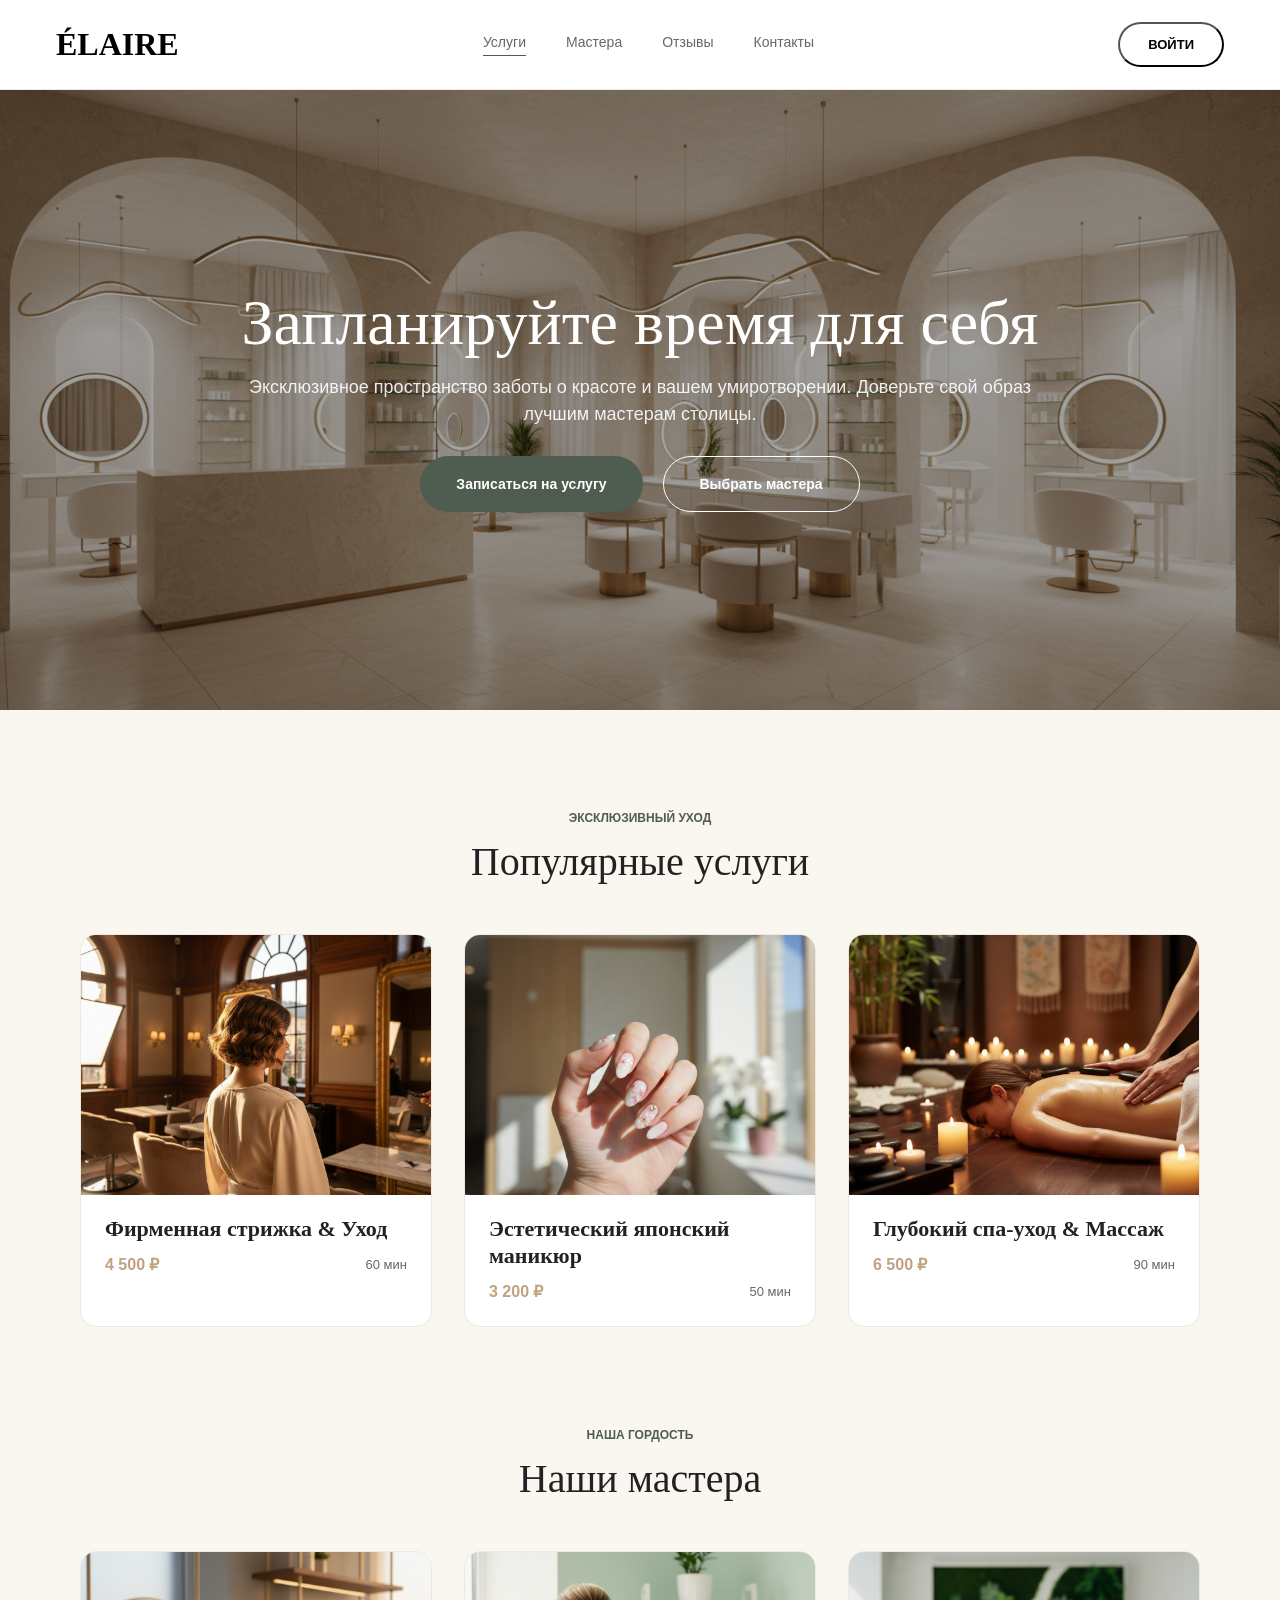
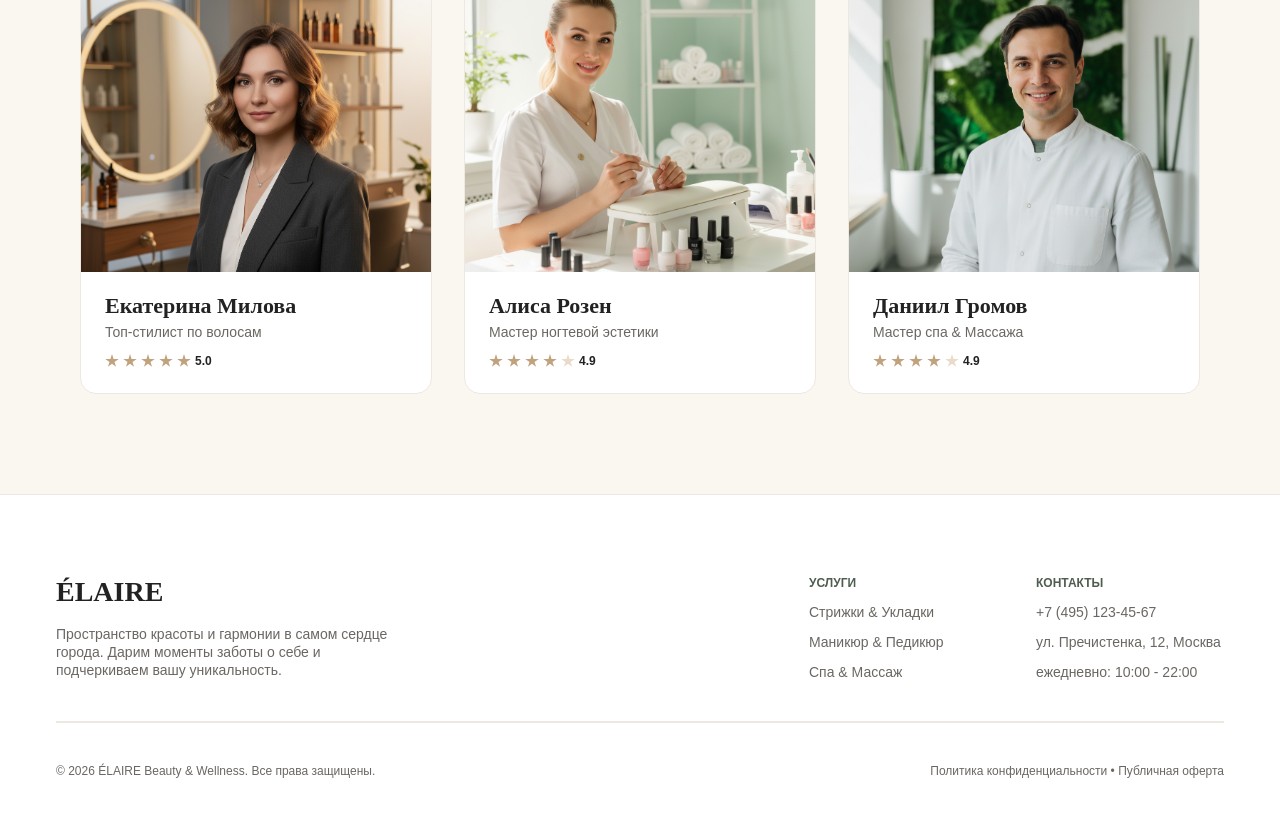
<file: frontend-1-complete/index.html>
<!DOCTYPE html>
<html lang="ru">
  <head>
    <meta charset="UTF-8" />
    <link rel="icon" type="image/svg+xml" href="/favicon.svg" />
    <meta name="viewport" content="width=device-width, initial-scale=1.0" />
    <title>ÉLAIRE — Салон услуг</title>
    <link rel="stylesheet" href="home.css" />
  </head>
  <body>
    <div class="page">
      <!-- header -->
      <header class="header">
        <div class="logo">
          <span class="logo-text">ÉLAIRE</span>
        </div>
        <nav class="nav-links">
          <div class="nav-item active"><a href="#">Услуги</a></div>
          <div class="nav-item"><a href="#">Мастера</a></div>
          <div class="nav-item"><a href="#">Отзывы</a></div>
          <div class="nav-item"><a href="#">Контакты</a></div>
        </nav>
        <button class="login-button"><span>Войти</span></button>
      </header>

      <!-- hero -->
      <section class="hero">
        <div class="hero-text-container">
          <h1 class="hero-title">Запланируйте время для себя</h1>
          <p class="hero-desc">
            Эксклюзивное пространство заботы о красоте и вашем умиротворении.
            Доверьте свой образ лучшим мастерам столицы.
          </p>
        </div>
        <div class="hero-ctas">
          <button
            class="cta-service"
            onclick="window.location.href='services.html'"
          >
            Записаться на услугу
          </button>
          <button class="cta-master">Выбрать мастера</button>
        </div>
      </section>

      <!-- popular services -->
      <section class="popular-services">
        <div class="section-header">
          <span class="section-tag">Эксклюзивный уход</span>
          <h2 class="section-title">Популярные услуги</h2>
        </div>
        <div class="services-grid">
          <article class="service-card">
            <div
              class="service-card-image"
              style="background-image: url('images/service-haircut.png')"
            ></div>
            <div class="service-card-body">
              <h3 class="service-card-title">Фирменная стрижка &amp; Уход</h3>
              <div class="service-card-meta">
                <span class="price">4 500 ₽</span>
                <span class="duration">60 мин</span>
              </div>
            </div>
          </article>
          <article class="service-card">
            <div
              class="service-card-image"
              style="background-image: url('images/service-manicure.png')"
            ></div>
            <div class="service-card-body">
              <h3 class="service-card-title">Эстетический японский маникюр</h3>
              <div class="service-card-meta">
                <span class="price">3 200 ₽</span>
                <span class="duration">50 мин</span>
              </div>
            </div>
          </article>
          <article class="service-card">
            <div
              class="service-card-image"
              style="background-image: url('images/service-spa.png')"
            ></div>
            <div class="service-card-body">
              <h3 class="service-card-title">Глубокий спа-уход &amp; Массаж</h3>
              <div class="service-card-meta">
                <span class="price">6 500 ₽</span>
                <span class="duration">90 мин</span>
              </div>
            </div>
          </article>
        </div>
      </section>

      <!-- our masters -->
      <section class="our-masters">
        <div class="section-header">
          <span class="section-tag">Наша гордость</span>
          <h2 class="section-title">Наши мастера</h2>
        </div>
        <div class="masters-grid">
          <article class="master-card">
            <div
              class="master-card-image"
              style="background-image: url('images/master-ekaterina.png')"
            ></div>
            <div class="master-card-body">
              <div class="master-info">
                <h3 class="master-name">Екатерина Милова</h3>
                <span class="master-role">Топ-стилист по волосам</span>
              </div>
              <div class="stars">
                <span class="star"></span>
                <span class="star"></span>
                <span class="star"></span>
                <span class="star"></span>
                <span class="star"></span>
                <span class="rating">5.0</span>
              </div>
            </div>
          </article>
          <article class="master-card">
            <div
              class="master-card-image"
              style="background-image: url('images/master-alisa.png')"
            ></div>
            <div class="master-card-body">
              <div class="master-info">
                <h3 class="master-name">Алиса Розен</h3>
                <span class="master-role">Мастер ногтевой эстетики</span>
              </div>
              <div class="stars">
                <span class="star"></span>
                <span class="star"></span>
                <span class="star"></span>
                <span class="star"></span>
                <span class="star star-empty"></span>
                <span class="rating">4.9</span>
              </div>
            </div>
          </article>
          <article class="master-card">
            <div
              class="master-card-image"
              style="background-image: url('images/master-daniil.png')"
            ></div>
            <div class="master-card-body">
              <div class="master-info">
                <h3 class="master-name">Даниил Громов</h3>
                <span class="master-role">Мастер спа &amp; Массажа</span>
              </div>
              <div class="stars">
                <span class="star"></span>
                <span class="star"></span>
                <span class="star"></span>
                <span class="star"></span>
                <span class="star star-empty"></span>
                <span class="rating">4.9</span>
              </div>
            </div>
          </article>
        </div>
      </section>

      <!-- footer -->
      <footer class="footer">
        <div class="footer-top">
          <div class="footer-brand">
            <span class="brand-name">ÉLAIRE</span>
            <span class="brand-desc"
              >Пространство красоты и гармонии в самом сердце города. Дарим
              моменты заботы о себе и подчеркиваем вашу уникальность.</span
            >
          </div>
          <div class="footer-links-row">
            <div class="links-col" style="width: 147px">
              <span class="col-title">Услуги</span>
              <a href="#">Стрижки &amp; Укладки</a>
              <a href="#">Маникюр &amp; Педикюр</a>
              <a href="#">Спа &amp; Массаж</a>
            </div>
            <div class="links-col" style="width: 188px">
              <span class="col-title">Контакты</span>
              <a href="#">+7 (495) 123-45-67</a>
              <a href="#">ул. Пречистенка, 12, Москва</a>
              <a href="#">ежедневно: 10:00 - 22:00</a>
            </div>
          </div>
        </div>
        <div class="footer-line"></div>
        <div class="footer-bottom">
          <span class="copy"
            >© 2026 ÉLAIRE Beauty &amp; Wellness. Все права защищены.</span
          >
          <span class="legal"
            >Политика конфиденциальности • Публичная оферта</span
          >
        </div>
      </footer>
    </div>
  </body>
</html>
</file>
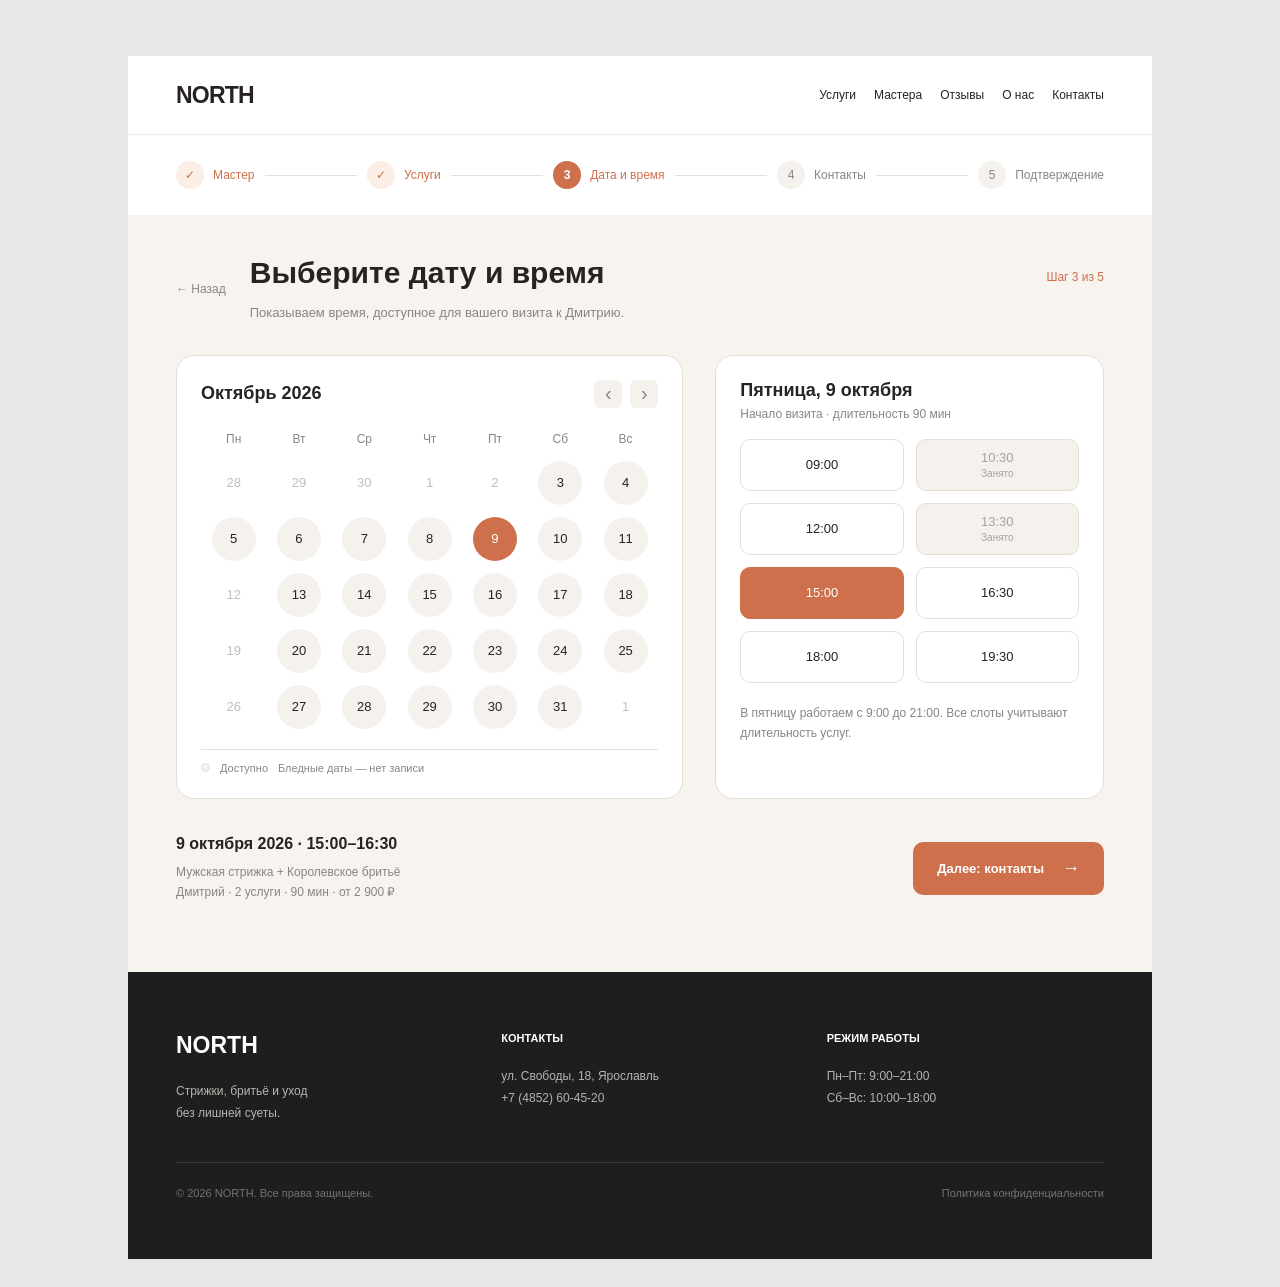
<file: frontend-1-practice/index.html>
<!DOCTYPE html>
<html lang="ru">
<head>
  <meta charset="UTF-8">
  <meta name="viewport" content="width=device-width, initial-scale=1.0">
  <title>NORTH — Выбор даты и времени</title>
  <link rel="stylesheet" href="styles.css">
</head>
<body>
  <div class="page">

    <!-- Шапка -->
    <header class="header">
      <div class="header-top">
        <a class="logo" href="#">NORTH</a>

        <nav class="navigation" aria-label="Навигация">
          <a class="nav-link" href="#">Услуги</a>
          <a class="nav-link" href="#">Мастера</a>
          <a class="nav-link" href="#">Отзывы</a>
          <a class="nav-link" href="#">О нас</a>
          <a class="nav-link" href="#">Контакты</a>
        </nav>
      </div>

      <!-- Этапы записи -->
      <nav class="steps" aria-label="Этапы записи">
        <div class="step step-done">
          <span class="step-number">✓</span>
          <span class="step-label">Мастер</span>
        </div>
        <span class="step-line"></span>

        <div class="step step-done">
          <span class="step-number">✓</span>
          <span class="step-label">Услуги</span>
        </div>
        <span class="step-line"></span>

        <div class="step step-current" aria-current="step">
          <span class="step-number">3</span>
          <span class="step-label">Дата и время</span>
        </div>
        <span class="step-line"></span>

        <div class="step">
          <span class="step-number">4</span>
          <span class="step-label">Контакты</span>
        </div>
        <span class="step-line"></span>

        <div class="step">
          <span class="step-number">5</span>
          <span class="step-label">Подтверждение</span>
        </div>
      </nav>
    </header>

    <main class="main">
      <div class="container">

        <!-- Заголовок -->
        <section class="page-heading">
          <a class="back-link" href="#">← Назад</a>

          <div class="heading-content">
            <h1 class="page-title">Выберите дату и время</h1>
            <p class="page-description">
              Показываем время, доступное для вашего визита к Дмитрию.
            </p>
          </div>

          <span class="step-indicator">Шаг 3 из 5</span>
        </section>

        <!-- Календарь и время -->
        <section class="booking-section" aria-label="Выбор даты и времени">

          <!-- Календарь -->
          <div class="calendar-card">
            <div class="calendar-header">
              <h2 class="calendar-title">Октябрь 2026</h2>

              <div class="calendar-controls">
                <button class="calendar-arrow" type="button"
                        aria-label="Предыдущий месяц">‹</button>
                <button class="calendar-arrow" type="button"
                        aria-label="Следующий месяц">›</button>
              </div>
            </div>

            <div class="calendar-weekdays">
              <span class="weekday">Пн</span>
              <span class="weekday">Вт</span>
              <span class="weekday">Ср</span>
              <span class="weekday">Чт</span>
              <span class="weekday">Пт</span>
              <span class="weekday">Сб</span>
              <span class="weekday">Вс</span>
            </div>

            <div class="calendar-days">
              <span class="calendar-day day-muted">28</span>
              <span class="calendar-day day-muted">29</span>
              <span class="calendar-day day-muted">30</span>
              <span class="calendar-day day-muted">1</span>
              <span class="calendar-day day-muted">2</span>

              <button class="calendar-day" type="button">3</button>
              <button class="calendar-day" type="button">4</button>
              <button class="calendar-day" type="button">5</button>
              <button class="calendar-day" type="button">6</button>
              <button class="calendar-day" type="button">7</button>
              <button class="calendar-day" type="button">8</button>
              <button class="calendar-day day-selected" type="button"
                      aria-pressed="true">9</button>
              <button class="calendar-day" type="button">10</button>
              <button class="calendar-day" type="button">11</button>

              <span class="calendar-day day-muted">12</span>
              <button class="calendar-day" type="button">13</button>
              <button class="calendar-day" type="button">14</button>
              <button class="calendar-day" type="button">15</button>
              <button class="calendar-day" type="button">16</button>
              <button class="calendar-day" type="button">17</button>
              <button class="calendar-day" type="button">18</button>
              <span class="calendar-day day-muted">19</span>
              <button class="calendar-day" type="button">20</button>
              <button class="calendar-day" type="button">21</button>
              <button class="calendar-day" type="button">22</button>
              <button class="calendar-day" type="button">23</button>
              <button class="calendar-day" type="button">24</button>
              <button class="calendar-day" type="button">25</button>
              <span class="calendar-day day-muted">26</span>
              <button class="calendar-day" type="button">27</button>
              <button class="calendar-day" type="button">28</button>
              <button class="calendar-day" type="button">29</button>
              <button class="calendar-day" type="button">30</button>
              <button class="calendar-day" type="button">31</button>
              <span class="calendar-day day-muted">1</span>
            </div>

            <div class="calendar-legend">
              <span class="legend-dot"></span>
              <span class="legend-label">Доступно</span>
              <span class="legend-label">Бледные даты — нет записи</span>
            </div>
          </div>

          <!-- Время -->
          <div class="time-card">
            <div class="time-header">
              <h2 class="time-title">Пятница, 9 октября</h2>
              <p class="time-description">
                Начало визита · длительность 90 мин
              </p>
            </div>

            <div class="time-slots">
              <button class="time-slot" type="button">09:00</button>

              <button class="time-slot slot-busy" type="button" disabled>
                10:30
                <span class="slot-status">Занято</span>
              </button>

              <button class="time-slot" type="button">12:00</button>

              <button class="time-slot slot-busy" type="button" disabled>
                13:30
                <span class="slot-status">Занято</span>
              </button>

              <button class="time-slot slot-selected" type="button"
                      aria-pressed="true">15:00</button>
              <button class="time-slot" type="button">16:30</button>
              <button class="time-slot" type="button">18:00</button>
              <button class="time-slot" type="button">19:30</button>
            </div>

            <p class="time-note">
              В пятницу работаем с 9:00 до 21:00.
              Все слоты учитывают длительность услуг.
            </p>
          </div>
        </section>

        <!-- Итог записи -->
        <section class="booking-summary" aria-label="Итог записи">
          <div class="summary-info">
            <h2 class="summary-title">9 октября 2026 · 15:00–16:30</h2>
            <p class="summary-service">
              Мужская стрижка + Королевское бритьё
            </p>
            <p class="summary-details">
              Дмитрий · 2 услуги · 90 мин · от 2 900 ₽
            </p>
          </div>

          <a class="next-button" href="#">
            Далее: контакты
            <span class="next-arrow">→</span>
          </a>
        </section>

      </div>
    </main>

    <!-- Подвал -->
    <footer class="footer">
      <div class="footer-container">

        <div class="footer-columns">
          <div class="footer-brand">
            <h2 class="footer-logo">NORTH</h2>
            <p class="footer-description">
              Стрижки, бритьё и уход<br>
              без лишней суеты.
            </p>
          </div>

          <div class="footer-contacts">
            <h3 class="footer-heading">КОНТАКТЫ</h3>
            <p class="footer-text">
              ул. Свободы, 18, Ярославль
            </p>
            <p class="footer-text">
              +7 (4852) 60-45-20
            </p>
          </div>

          <div class="footer-hours">
            <h3 class="footer-heading">РЕЖИМ РАБОТЫ</h3>
            <p class="footer-text">Пн–Пт: 9:00–21:00</p>
            <p class="footer-text">Сб–Вс: 10:00–18:00</p>
          </div>
        </div>

        <div class="footer-bottom">
          <p class="copyright">
            © 2026 NORTH. Все права защищены.
          </p>
          <a class="privacy-link" href="#">
            Политика конфиденциальности
          </a>
        </div>

      </div>
    </footer>

  </div>
</body>
</html>
</file>
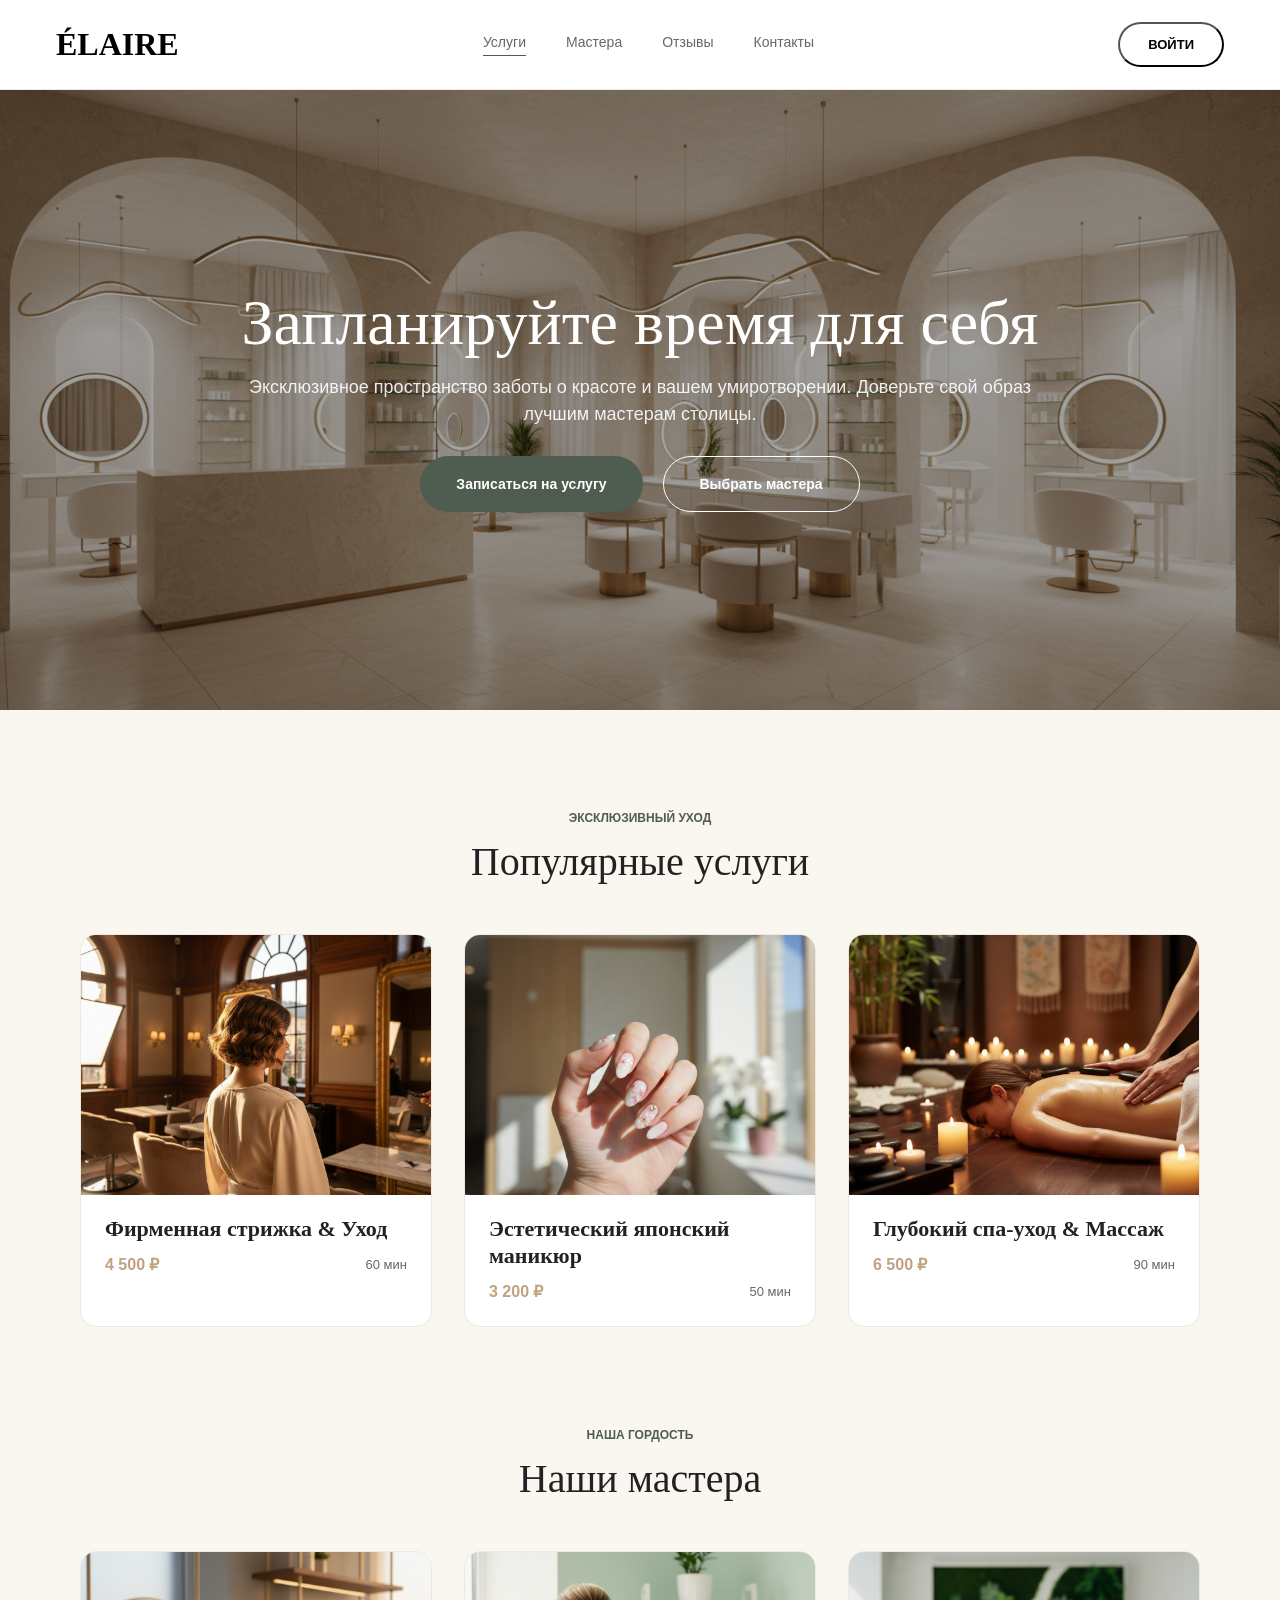
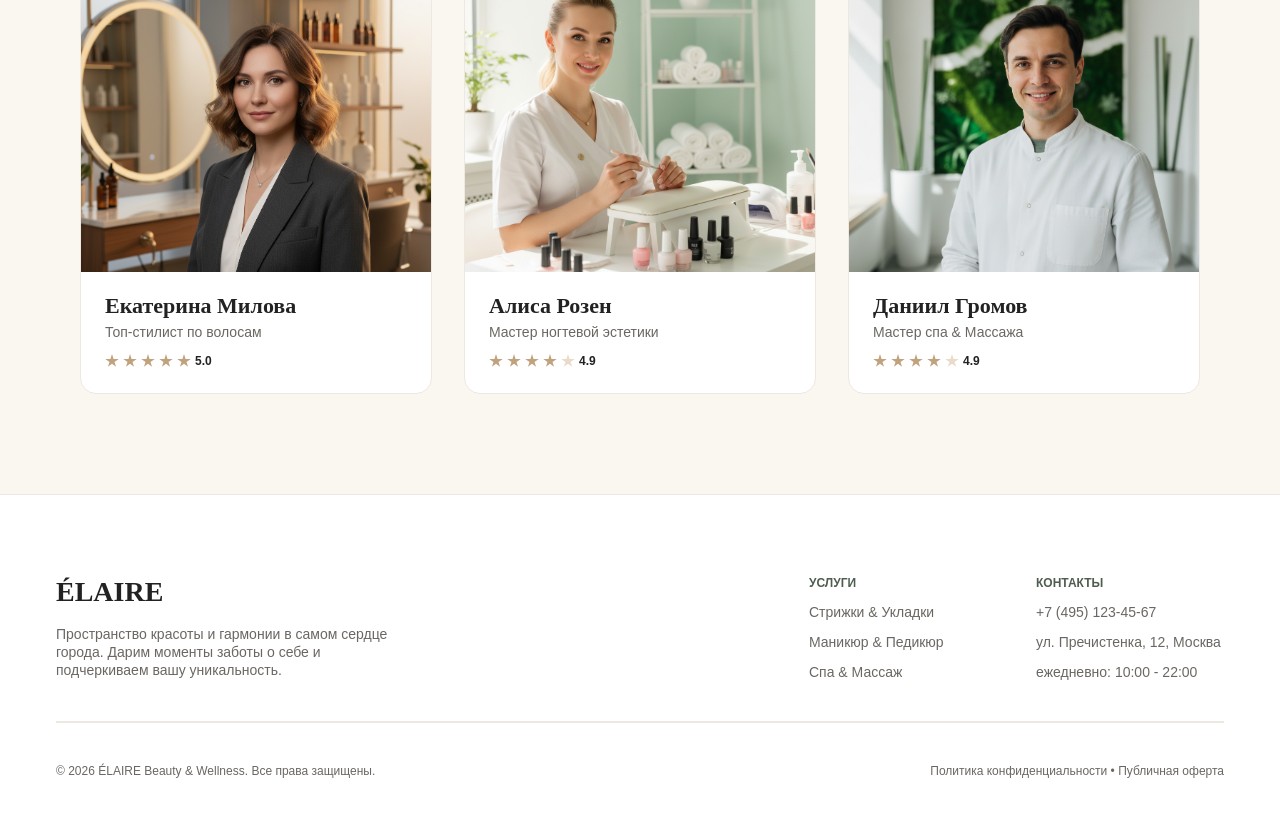
<file: frontend-2-complete/index.html>
<!DOCTYPE html>
<html lang="ru">
  <head>
    <meta charset="UTF-8" />
    <link rel="icon" type="image/svg+xml" href="/favicon.svg" />
    <meta name="viewport" content="width=device-width, initial-scale=1.0" />
    <title>ÉLAIRE — Салон услуг</title>
    <link rel="stylesheet" href="home.css" />
  </head>
  <body>
    <div class="page">
      <!-- header -->
      <header class="header">
        <div class="logo">
          <span class="logo-text">ÉLAIRE</span>
        </div>
        <nav class="nav-links">
          <div class="nav-item active"><a href="#">Услуги</a></div>
          <div class="nav-item"><a href="#">Мастера</a></div>
          <div class="nav-item"><a href="#">Отзывы</a></div>
          <div class="nav-item"><a href="#">Контакты</a></div>
        </nav>
        <button class="login-button"><span>Войти</span></button>
      </header>

      <!-- hero -->
      <section class="hero">
        <div class="hero-text-container">
          <h1 class="hero-title">Запланируйте время для себя</h1>
          <p class="hero-desc">
            Эксклюзивное пространство заботы о красоте и вашем умиротворении.
            Доверьте свой образ лучшим мастерам столицы.
          </p>
        </div>
        <div class="hero-ctas">
          <button class="cta-service">Записаться на услугу</button>
          <button class="cta-master">Выбрать мастера</button>
        </div>
      </section>

      <!-- popular services -->
      <section class="popular-services">
        <div class="section-header">
          <span class="section-tag">Эксклюзивный уход</span>
          <h2 class="section-title">Популярные услуги</h2>
        </div>
        <div class="services-grid">
          <article class="service-card">
            <div
              class="service-card-image"
              style="background-image: url('images/service-haircut.png')"
            ></div>
            <div class="service-card-body">
              <h3 class="service-card-title">Фирменная стрижка &amp; Уход</h3>
              <div class="service-card-meta">
                <span class="price">4 500 ₽</span>
                <span class="duration">60 мин</span>
              </div>
            </div>
          </article>
          <article class="service-card">
            <div
              class="service-card-image"
              style="background-image: url('images/service-manicure.png')"
            ></div>
            <div class="service-card-body">
              <h3 class="service-card-title">Эстетический японский маникюр</h3>
              <div class="service-card-meta">
                <span class="price">3 200 ₽</span>
                <span class="duration">50 мин</span>
              </div>
            </div>
          </article>
          <article class="service-card">
            <div
              class="service-card-image"
              style="background-image: url('images/service-spa.png')"
            ></div>
            <div class="service-card-body">
              <h3 class="service-card-title">Глубокий спа-уход &amp; Массаж</h3>
              <div class="service-card-meta">
                <span class="price">6 500 ₽</span>
                <span class="duration">90 мин</span>
              </div>
            </div>
          </article>
        </div>
      </section>

      <!-- our masters -->
      <section class="our-masters">
        <div class="section-header">
          <span class="section-tag">Наша гордость</span>
          <h2 class="section-title">Наши мастера</h2>
        </div>
        <div class="masters-grid">
          <article class="master-card">
            <div
              class="master-card-image"
              style="background-image: url('images/master-ekaterina.png')"
            ></div>
            <div class="master-card-body">
              <div class="master-info">
                <h3 class="master-name">Екатерина Милова</h3>
                <span class="master-role">Топ-стилист по волосам</span>
              </div>
              <div class="stars">
                <span class="star"></span>
                <span class="star"></span>
                <span class="star"></span>
                <span class="star"></span>
                <span class="star"></span>
                <span class="rating">5.0</span>
              </div>
            </div>
          </article>
          <article class="master-card">
            <div
              class="master-card-image"
              style="background-image: url('images/master-alisa.png')"
            ></div>
            <div class="master-card-body">
              <div class="master-info">
                <h3 class="master-name">Алиса Розен</h3>
                <span class="master-role">Мастер ногтевой эстетики</span>
              </div>
              <div class="stars">
                <span class="star"></span>
                <span class="star"></span>
                <span class="star"></span>
                <span class="star"></span>
                <span class="star star-empty"></span>
                <span class="rating">4.9</span>
              </div>
            </div>
          </article>
          <article class="master-card">
            <div
              class="master-card-image"
              style="background-image: url('images/master-daniil.png')"
            ></div>
            <div class="master-card-body">
              <div class="master-info">
                <h3 class="master-name">Даниил Громов</h3>
                <span class="master-role">Мастер спа &amp; Массажа</span>
              </div>
              <div class="stars">
                <span class="star"></span>
                <span class="star"></span>
                <span class="star"></span>
                <span class="star"></span>
                <span class="star star-empty"></span>
                <span class="rating">4.9</span>
              </div>
            </div>
          </article>
        </div>
      </section>

      <!-- footer -->
      <footer class="footer">
        <div class="footer-top">
          <div class="footer-brand">
            <span class="brand-name">ÉLAIRE</span>
            <span class="brand-desc"
              >Пространство красоты и гармонии в самом сердце города. Дарим
              моменты заботы о себе и подчеркиваем вашу уникальность.</span
            >
          </div>
          <div class="footer-links-row">
            <div class="links-col" style="width: 147px">
              <span class="col-title">Услуги</span>
              <a href="#">Стрижки &amp; Укладки</a>
              <a href="#">Маникюр &amp; Педикюр</a>
              <a href="#">Спа &amp; Массаж</a>
            </div>
            <div class="links-col" style="width: 188px">
              <span class="col-title">Контакты</span>
              <a href="#">+7 (495) 123-45-67</a>
              <a href="#">ул. Пречистенка, 12, Москва</a>
              <a href="#">ежедневно: 10:00 - 22:00</a>
            </div>
          </div>
        </div>
        <div class="footer-line"></div>
        <div class="footer-bottom">
          <span class="copy"
            >© 2026 ÉLAIRE Beauty &amp; Wellness. Все права защищены.</span
          >
          <span class="legal"
            >Политика конфиденциальности • Публичная оферта</span
          >
        </div>
      </footer>
    </div>
    <script src="./home.js"></script>
  </body>
</html>
</file>
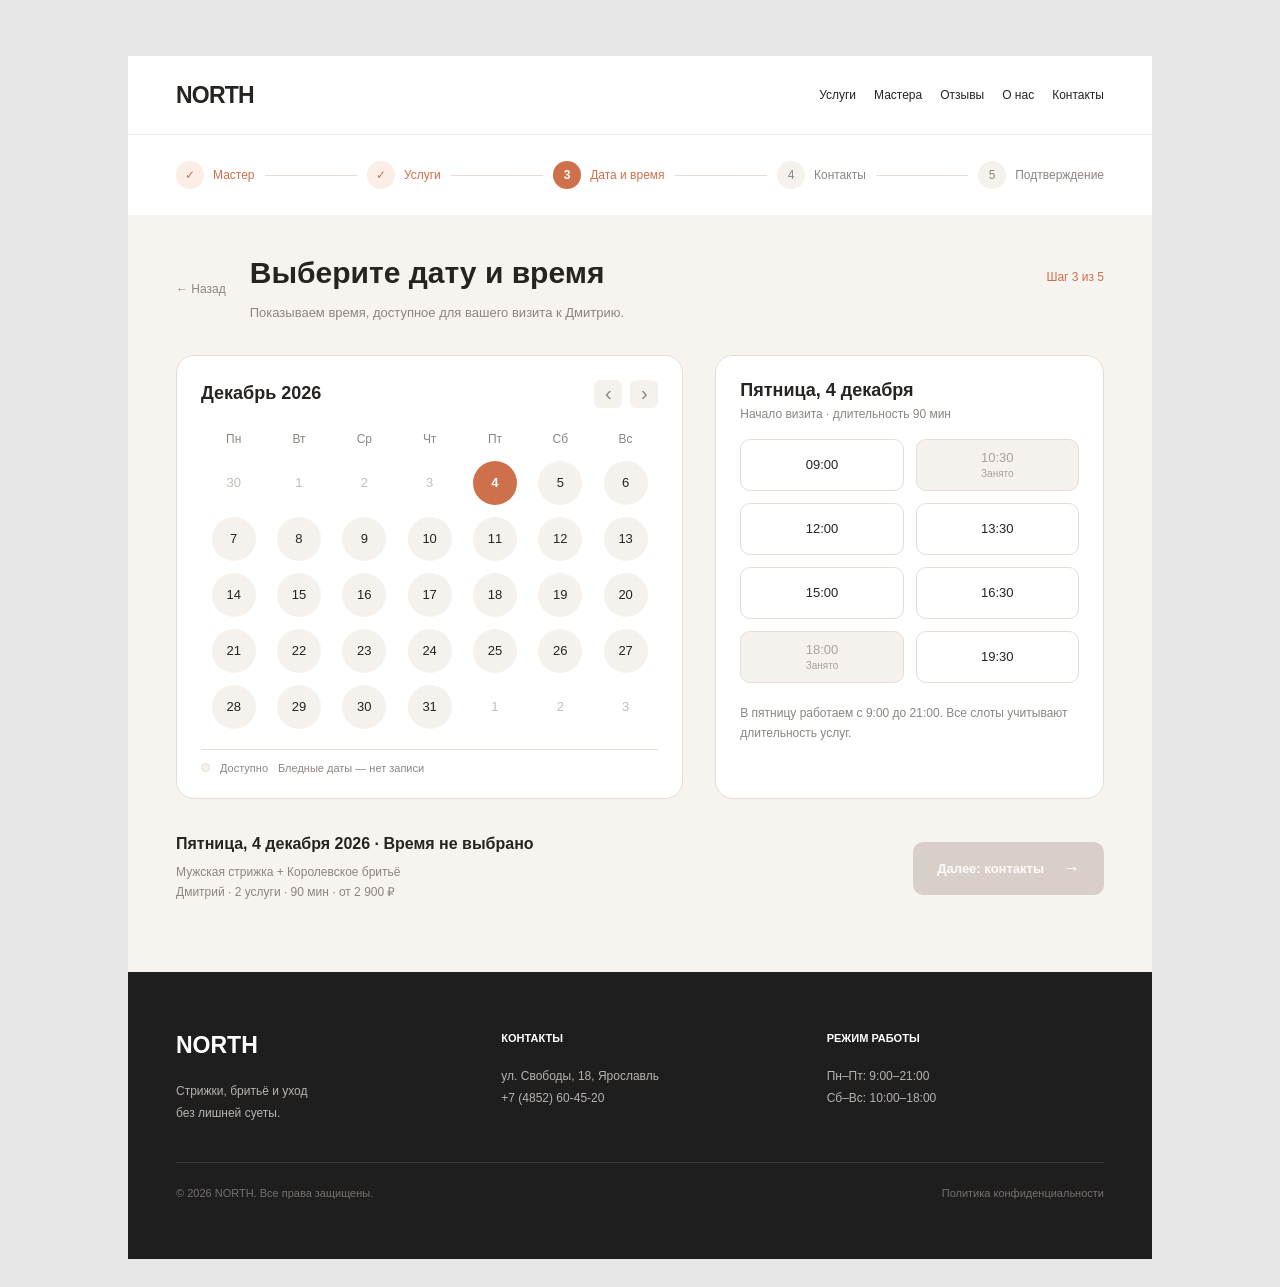
<file: frontend-2-practice/index.html>
<!DOCTYPE html>
<html lang="ru">
<head>
  <meta charset="UTF-8">
  <meta name="viewport" content="width=device-width, initial-scale=1.0">
  <title>NORTH — Выбор даты и времени</title>
  <link rel="stylesheet" href="styles.css">
</head>
<body>
  <div class="page">

    <!-- Шапка -->
    <header class="header">
      <div class="header-top">
        <a class="logo" href="#">NORTH</a>

        <nav class="navigation" aria-label="Навигация">
          <a class="nav-link" href="#">Услуги</a>
          <a class="nav-link" href="#">Мастера</a>
          <a class="nav-link" href="#">Отзывы</a>
          <a class="nav-link" href="#">О нас</a>
          <a class="nav-link" href="#">Контакты</a>
        </nav>
      </div>

      <!-- Этапы записи -->
      <nav class="steps" aria-label="Этапы записи">
        <div class="step step-done">
          <span class="step-number">✓</span>
          <span class="step-label">Мастер</span>
        </div>
        <span class="step-line"></span>

        <div class="step step-done">
          <span class="step-number">✓</span>
          <span class="step-label">Услуги</span>
        </div>
        <span class="step-line"></span>

        <div class="step step-current" aria-current="step">
          <span class="step-number">3</span>
          <span class="step-label">Дата и время</span>
        </div>
        <span class="step-line"></span>

        <div class="step">
          <span class="step-number">4</span>
          <span class="step-label">Контакты</span>
        </div>
        <span class="step-line"></span>

        <div class="step">
          <span class="step-number">5</span>
          <span class="step-label">Подтверждение</span>
        </div>
      </nav>
    </header>

    <main class="main">
      <div class="container">

        <!-- Заголовок -->
        <section class="page-heading">
          <a class="back-link" href="#">← Назад</a>

          <div class="heading-content">
            <h1 class="page-title">Выберите дату и время</h1>
            <p class="page-description">
              Показываем время, доступное для вашего визита к Дмитрию.
            </p>
          </div>

          <span class="step-indicator">Шаг 3 из 5</span>
        </section>

        <!-- Календарь и время -->
        <section class="booking-section" aria-label="Выбор даты и времени">

          <!-- Календарь -->
          <div class="calendar-card">
            <div class="calendar-header">
              <h2 class="calendar-title" id="calendar-month">Октябрь 2026</h2>

              <div class="calendar-controls">
                <button class="calendar-arrow" id="prev-month" type="button"
                  aria-label="Предыдущий месяц">‹</button>

                <button class="calendar-arrow" id="next-month" type="button"
                  aria-label="Следующий месяц">›</button>
              </div>
            </div>

            <div class="calendar-weekdays">
              <span class="weekday">Пн</span>
              <span class="weekday">Вт</span>
              <span class="weekday">Ср</span>
              <span class="weekday">Чт</span>
              <span class="weekday">Пт</span>
              <span class="weekday">Сб</span>
              <span class="weekday">Вс</span>
            </div>

            <div class="calendar-days" id="calendar-days">
              <span class="calendar-day day-muted">28</span>
              <span class="calendar-day day-muted">29</span>
              <span class="calendar-day day-muted">30</span>
              <span class="calendar-day day-muted">1</span>
              <span class="calendar-day day-muted">2</span>

              <button class="calendar-day" type="button">3</button>
              <button class="calendar-day" type="button">4</button>
              <button class="calendar-day" type="button">5</button>
              <button class="calendar-day" type="button">6</button>
              <button class="calendar-day" type="button">7</button>
              <button class="calendar-day" type="button">8</button>
              <button class="calendar-day day-selected" type="button"
                      aria-pressed="true">9</button>
              <button class="calendar-day" type="button">10</button>
              <button class="calendar-day" type="button">11</button>

              <span class="calendar-day day-muted">12</span>
              <button class="calendar-day" type="button">13</button>
              <button class="calendar-day" type="button">14</button>
              <button class="calendar-day" type="button">15</button>
              <button class="calendar-day" type="button">16</button>
              <button class="calendar-day" type="button">17</button>
              <button class="calendar-day" type="button">18</button>
              <span class="calendar-day day-muted">19</span>
              <button class="calendar-day" type="button">20</button>
              <button class="calendar-day" type="button">21</button>
              <button class="calendar-day" type="button">22</button>
              <button class="calendar-day" type="button">23</button>
              <button class="calendar-day" type="button">24</button>
              <button class="calendar-day" type="button">25</button>
              <span class="calendar-day day-muted">26</span>
              <button class="calendar-day" type="button">27</button>
              <button class="calendar-day" type="button">28</button>
              <button class="calendar-day" type="button">29</button>
              <button class="calendar-day" type="button">30</button>
              <button class="calendar-day" type="button">31</button>
              <span class="calendar-day day-muted">1</span>
            </div>

            <div class="calendar-legend">
              <span class="legend-dot"></span>
              <span class="legend-label">Доступно</span>
              <span class="legend-label">Бледные даты — нет записи</span>
            </div>
          </div>

          <!-- Время -->
          <div class="time-card">
            <div class="time-header">
              <h2 class="time-title" id="selected-date-title">Пятница, 9 октября</h2>
              <p class="time-description">
                Начало визита · длительность 90 мин
              </p>
            </div>

            <div class="time-slots" id="time-slots">
              <button class="time-slot" type="button">09:00</button>

              <button class="time-slot slot-busy" type="button" disabled>
                10:30
                <span class="slot-status">Занято</span>
              </button>

              <button class="time-slot" type="button">12:00</button>

              <button class="time-slot slot-busy" type="button" disabled>
                13:30
                <span class="slot-status">Занято</span>
              </button>

              <button class="time-slot slot-selected" type="button"
                      aria-pressed="true">15:00</button>
              <button class="time-slot" type="button">16:30</button>
              <button class="time-slot" type="button">18:00</button>
              <button class="time-slot" type="button">19:30</button>
            </div>

            <p class="time-note">
              В пятницу работаем с 9:00 до 21:00.
              Все слоты учитывают длительность услуг.
            </p>
          </div>
        </section>

        <!-- Итог записи -->
        <section class="booking-summary" aria-label="Итог записи">
          <div class="summary-info">
            <h2 class="summary-title" id="booking-summary-date">
              9 октября 2026 · 15:00–16:30
            </h2>
            <p class="summary-service">
              Мужская стрижка + Королевское бритьё
            </p>
            <p class="summary-details">
              Дмитрий · 2 услуги · 90 мин · от 2 900 ₽
            </p>
          </div>

          <a class="next-button" id="next-button" href="#">
            Далее: контакты
            <span class="next-arrow">→</span>
          </a>
        </section>

      </div>
    </main>

    <!-- Подвал -->
    <footer class="footer">
      <div class="footer-container">

        <div class="footer-columns">
          <div class="footer-brand">
            <h2 class="footer-logo">NORTH</h2>
            <p class="footer-description">
              Стрижки, бритьё и уход<br>
              без лишней суеты.
            </p>
          </div>

          <div class="footer-contacts">
            <h3 class="footer-heading">КОНТАКТЫ</h3>
            <p class="footer-text">
              ул. Свободы, 18, Ярославль
            </p>
            <p class="footer-text">
              +7 (4852) 60-45-20
            </p>
          </div>

          <div class="footer-hours">
            <h3 class="footer-heading">РЕЖИМ РАБОТЫ</h3>
            <p class="footer-text">Пн–Пт: 9:00–21:00</p>
            <p class="footer-text">Сб–Вс: 10:00–18:00</p>
          </div>
        </div>

        <div class="footer-bottom">
          <p class="copyright">
            © 2026 NORTH. Все права защищены.
          </p>
          <a class="privacy-link" href="#">
            Политика конфиденциальности
          </a>
        </div>

      </div>
    </footer>

  </div>
  <script src="script.js"></script>
</body>
</html>
</file>
<file: frontend-1-complete/home.css>
/* ===== reset & base ===== */
* {
  margin: 0;
  padding: 0;
  box-sizing: border-box;
}

body {
  min-height: 100vh;
  font-family: "DM Sans", sans-serif;
}

.page {
  display: flex;
  flex-direction: column;
  min-height: 100vh;
  background: #faf6f0;
}

/* ===== header ===== */
.header {
  display: flex;
  flex-direction: row;
  justify-content: space-between;
  align-items: center;
  padding: 0px 56px;
  height: 90px;
  background: #ffffff;
  border-bottom: 1px solid #ede8e1;
}

.logo-text {
  font-family: "Cormorant Garamond", serif;
  font-weight: 600;
  font-size: 32px;
  line-height: 39px;
  cursor: pointer;
}

.nav-links {
  display: flex;
  flex-direction: row;
  gap: 40px;
}

.nav-item {
  padding-bottom: 4px;
  border-bottom: 1.5px solid transparent;
}

.nav-item.active {
  border-bottom-color: #4f5d50;
}

.nav-item a {
  font-size: 14px;
  line-height: 18px;
  color: #6b6661;
  text-decoration: none;
}

.login-button {
  padding: 12px 28px;
  border-radius: 100px;
  background: transparent;
  cursor: pointer;
  font-weight: 600;
  font-size: 13px;
  line-height: 17px;
  text-transform: uppercase;
}

/* ===== hero ===== */
.hero {
  display: flex;
  flex-direction: column;
  justify-content: center;
  align-items: center;
  padding: 0px 80px;
  gap: 28px;
  height: 620px;
  background: linear-gradient(0deg, rgba(0, 0, 0, 0.35), rgba(0, 0, 0, 0.35)),
    url("./images/hero-salon.png") center / cover no-repeat;
}

.hero-text-container {
  display: flex;
  flex-direction: column;
  align-items: center;
  gap: 16px;
  max-width: 800px;
}

.hero-title {
  font-family: "Cormorant Garamond", serif;
  font-weight: 400;
  font-size: 64px;
  line-height: 1.1;
  text-align: center;
  color: #ffffff;
}

.hero-desc {
  font-size: 18px;
  line-height: 1.5;
  text-align: center;
  color: #ffffff;
  opacity: 0.9;
}

.hero-ctas {
  display: flex;
  flex-direction: row;
  gap: 20px;
}

.cta-service {
  padding: 18px 36px;
  background: #4f5d50;
  border-radius: 100px;
  border: none;
  cursor: pointer;
  font-weight: 600;
  font-size: 14px;
  line-height: 18px;
  color: #ffffff;
}

.cta-service:hover {
  background: #3d4a3e;
}

.cta-master {
  padding: 18px 36px;
  background: transparent;
  border: 1px solid #ffffff;
  border-radius: 100px;
  cursor: pointer;
  font-weight: 600;
  font-size: 14px;
  line-height: 18px;
  color: #ffffff;
}

.cta-master:hover {
  background: rgba(255, 255, 255, 0.1);
}

/* ===== section header ===== */
.section-header {
  display: flex;
  flex-direction: column;
  align-items: center;
  gap: 12px;
  width: 100%;
}

.section-tag {
  font-weight: 700;
  font-size: 12px;
  line-height: 16px;
  text-transform: uppercase;
  color: #4f5d50;
}

.section-title {
  font-family: "Cormorant Garamond", serif;
  font-weight: 500;
  font-size: 40px;
  line-height: 48px;
  color: #222222;
}

/* ===== popular services ===== */
.popular-services {
  display: flex;
  flex-direction: column;
  align-items: flex-start;
  padding: 100px 80px 80px;
  gap: 48px;
  background: #faf6f0;
}

.services-grid {
  display: flex;
  flex-direction: row;
  gap: 32px;
  width: 100%;
}

.service-card {
  display: flex;
  flex-direction: column;
  align-items: flex-start;
  gap: 20px;
  flex: 1;
  padding-bottom: 24px;
  background: #ffffff;
  border: 1px solid #ede8e1;
  border-radius: 16px;
  overflow: hidden;
}

.service-card-image {
  width: 100%;
  height: 260px;
  background-size: cover;
  background-position: center;
  background-repeat: no-repeat;
}

.service-card-image--haircut {
  background-image: url("../images/service-haircut.png");
}

.service-card-image--manicure {
  background-image: url("../images/service-manicure.png");
}

.service-card-image--spa {
  background-image: url("../images/service-spa.png");
}

.service-card-body {
  display: flex;
  flex-direction: column;
  gap: 12px;
  padding: 0 24px;
  width: 100%;
}

.service-card-title {
  font-family: "Cormorant Garamond", serif;
  font-weight: 600;
  font-size: 22px;
  line-height: 27px;
  color: #222222;
}

.service-card-meta {
  display: flex;
  flex-direction: row;
  justify-content: space-between;
  align-items: center;
}

.service-card-meta .price {
  font-weight: 600;
  font-size: 16px;
  line-height: 21px;
  color: #c1a27e;
}

.service-card-meta .duration {
  font-size: 13px;
  line-height: 17px;
  color: #6b6661;
}

/* ===== our masters ===== */
.our-masters {
  display: flex;
  flex-direction: column;
  align-items: flex-start;
  padding: 20px 80px 100px;
  gap: 48px;
  background: #faf6f0;
}

.masters-grid {
  display: flex;
  flex-direction: row;
  gap: 32px;
  width: 100%;
}

.master-card {
  display: flex;
  flex-direction: column;
  align-items: flex-start;
  gap: 20px;
  flex: 1;
  padding-bottom: 24px;
  background: #ffffff;
  border: 1px solid #ede8e1;
  border-radius: 16px;
  overflow: hidden;
}

.master-card-image {
  width: 100%;
  height: 320px;
  background-size: cover;
  background-position: center;
  background-repeat: no-repeat;
}

.master-card-image--ekaterina {
  background-image: url("../images/master-ekaterina.png");
}

.master-card-image--alisa {
  background-image: url("../images/master-alisa.png");
}

.master-card-image--daniil {
  background-image: url("../images/master-daniil.png");
}

.master-card-body {
  display: flex;
  flex-direction: column;
  gap: 12px;
  padding: 0 24px;
  width: 100%;
}

.master-info {
  display: flex;
  flex-direction: column;
  gap: 4px;
}

.master-name {
  font-family: "Cormorant Garamond", serif;
  font-weight: 600;
  font-size: 22px;
  line-height: 27px;
  color: #222222;
}

.master-role {
  font-size: 14px;
  line-height: 18px;
  color: #6b6661;
}

.stars {
  display: flex;
  flex-direction: row;
  align-items: center;
  gap: 4px;
}

.star {
  width: 14px;
  height: 14px;
  background: #c1a27e;
  clip-path: polygon(
    50% 0%,
    61% 35%,
    98% 35%,
    68% 57%,
    79% 91%,
    50% 70%,
    21% 91%,
    32% 57%,
    2% 35%,
    39% 35%
  );
}

.star-empty {
  background: #eadbc8;
}

.rating {
  font-weight: 600;
  font-size: 12px;
  line-height: 16px;
  color: #222222;
}

/* ===== footer ===== */
.footer {
  background: #ffffff;
  display: flex;
  flex-direction: column;
  padding: 80px 56px 48px;
  border-top: 1px solid #ede8e1;
  margin-top: auto;
}

.footer-top {
  display: flex;
  flex-direction: row;
  justify-content: space-between;
  gap: 20px;
}

.footer-brand {
  display: flex;
  flex-direction: column;
  gap: 16px;
}

.footer-brand .brand-name {
  font-family: "Cormorant Garamond", serif;
  font-style: normal;
  font-weight: 600;
  font-size: 28px;
  line-height: 34px;
  color: #222222;
}

.footer-brand .brand-desc {
  max-width: 360px;
  font-size: 14px;
  line-height: 18px;
  color: #6b6661;
}

.footer-links-row {
  display: flex;
  flex-direction: row;
  gap: 80px;
}

.links-col {
  display: flex;
  flex-direction: column;
  gap: 12px;
}

.links-col .col-title {
  font-weight: 600;
  font-size: 12px;
  line-height: 16px;
  text-transform: uppercase;
  color: #4f5d50;
}

.links-col a {
  font-size: 14px;
  line-height: 18px;
  color: #6b6661;
  text-decoration: none;
}

.footer-line {
  border: 1px solid #ede8e1;
  margin-top: 40px;
  margin-bottom: 40px;
}

.footer-bottom {
  display: flex;
  flex-direction: row;
  justify-content: space-between;
  align-items: center;
  flex-grow: 0;
}

.footer-bottom .copy {
  font-size: 12px;
  line-height: 16px;
  color: #6b6661;
}

.footer-bottom .legal {
  font-size: 12px;
  line-height: 16px;
  color: #6b6661;
  margin-left: 20px;
}
</file>
<file: frontend-1-practice/styles.css>
/* Общие стили */

* {
  margin: 0;
  padding: 0;
  box-sizing: border-box;
}

:root {
  --background: #f7f3ef;
  --white: #ffffff;
  --text: #262321;
  --muted: #8b8580;
  --accent: #cd704b;
  --accent-hover: #b95c39;
  --border: #e7ddd4;
  --soft: #f5f1ed;
  --footer: #1e1e1e;
}

body {
  min-height: 100vh;
  background: #e7e7e7;
  color: var(--text);
  font-family: Arial, Helvetica, sans-serif;
  font-size: 14px;
}

button,
a {
  font: inherit;
}

button {
  cursor: pointer;
}

a {
  text-decoration: none;
  color: inherit;
}

.page {
  max-width: 1024px;
  margin: 56px auto 28px;
  background: var(--background);
}

/* Шапка */

.header {
  background: var(--white);
}

.header-top {
  height: 79px;
  padding: 0 48px;
  display: flex;
  align-items: center;
  justify-content: space-between;
  border-bottom: 1px solid #f0ebe6;
}

.logo {
  font-size: 23px;
  font-weight: 700;
  letter-spacing: -0.8px;
}

.navigation {
  display: flex;
  align-items: center;
  gap: 18px;
}

.nav-link {
  font-size: 12px;
  transition: color 0.2s;
}

.nav-link:hover,
.back-link:hover {
  color: var(--accent);
}

/* Этапы записи */

.steps {
  min-height: 80px;
  padding: 0 48px;
  display: flex;
  align-items: center;
  justify-content: space-between;
  gap: 10px;
}

.step {
  display: flex;
  align-items: center;
  gap: 9px;
  flex-shrink: 0;
  color: var(--muted);
}

.step-number {
  width: 28px;
  height: 28px;
  border-radius: 50%;
  background: var(--soft);
  display: flex;
  align-items: center;
  justify-content: center;
  font-size: 12px;
}

.step-label {
  font-size: 12px;
}

.step-done {
  color: var(--accent);
}

.step-done .step-number {
  background: #faeee7;
}

.step-current {
  color: var(--accent);
}

.step-current .step-number {
  color: var(--white);
  background: var(--accent);
  font-weight: 700;
}

.step-line {
  height: 1px;
  background: var(--border);
  flex: 1;
  min-width: 12px;
}

/* Основная область */

.main {
  padding: 40px 48px 70px;
}

.container {
  width: 100%;
}

.page-heading {
  display: flex;
  align-items: center;
  gap: 24px;
  margin-bottom: 32px;
}

.back-link {
  flex-shrink: 0;
  font-size: 12px;
  color: var(--muted);
  transition: color 0.2s;
}

.heading-content {
  flex: 1;
}

.page-title {
  font-size: 30px;
  line-height: 1.2;
  margin-bottom: 12px;
  font-weight: 700;
}

.page-description {
  font-size: 13px;
  color: var(--muted);
  line-height: 1.5;
}

.step-indicator {
  color: var(--accent);
  font-size: 12px;
  align-self: flex-start;
  padding-top: 15px;
}

/* Две колонки */

.booking-section {
  display: flex;
  align-items: stretch;
  gap: 32px;
}

.calendar-card,
.time-card {
  background: var(--white);
  border: 1px solid var(--border);
  border-radius: 18px;
  padding: 24px;
}

.calendar-card {
  flex: 1.35;
  min-width: 0;
}

.time-card {
  flex: 1;
  min-width: 0;
}

/* Календарь */

.calendar-header {
  display: flex;
  align-items: center;
  justify-content: space-between;
  margin-bottom: 24px;
}

.calendar-title,
.time-title {
  font-size: 18px;
  font-weight: 700;
}

.calendar-controls {
  display: flex;
  gap: 8px;
}

.calendar-arrow {
  border: none;
  border-radius: 6px;
  width: 28px;
  height: 28px;
  background: var(--soft);
  color: var(--muted);
  font-size: 20px;
  transition: background 0.2s, color 0.2s;
}

.calendar-arrow:hover {
  background: var(--accent);
  color: var(--white);
}

.calendar-weekdays,
.calendar-days {
  display: grid;
  grid-template-columns: repeat(7, minmax(0, 1fr));
  justify-items: center;
}

.calendar-weekdays {
  margin-bottom: 15px;
}

.weekday {
  text-align: center;
  font-size: 12px;
  color: var(--muted);
}

.calendar-days {
  row-gap: 12px;
}

.calendar-day {
  width: 44px;
  height: 44px;
  border: none;
  border-radius: 50%;
  display: flex;
  align-items: center;
  justify-content: center;
  background: var(--soft);
  color: var(--text);
  font-size: 13px;
  transition: background 0.2s, color 0.2s;
}

button.calendar-day:hover {
  background: #f0d6c9;
  color: var(--accent-hover);
}

.calendar-day.day-muted {
  background: transparent;
  color: #c5bdb7;
}

.calendar-day.day-selected,
button.calendar-day.day-selected:hover {
  background: var(--accent);
  color: var(--white);
}

.calendar-legend {
  display: flex;
  align-items: center;
  gap: 10px;
  margin-top: 20px;
  padding-top: 12px;
  border-top: 1px solid var(--border);
  font-size: 11px;
  color: var(--muted);
}

.legend-dot {
  width: 9px;
  height: 9px;
  border: 1px solid var(--border);
  border-radius: 50%;
  background: var(--soft);
}

/* Слоты времени */

.time-header {
  margin-bottom: 18px;
}

.time-title {
  margin-bottom: 6px;
}

.time-description {
  font-size: 12px;
  color: var(--muted);
}

.time-slots {
  display: grid;
  grid-template-columns: repeat(2, minmax(0, 1fr));
  gap: 12px;
}

.time-slot {
  min-height: 52px;
  border: 1px solid var(--border);
  background: var(--white);
  border-radius: 10px;
  color: var(--text);
  font-size: 13px;
  display: flex;
  flex-direction: column;
  align-items: center;
  justify-content: center;
  gap: 3px;
  transition: background 0.2s, border-color 0.2s;
}

.time-slot:not(:disabled):hover {
  background: #faeee7;
  border-color: var(--accent);
}

.slot-busy {
  background: var(--soft);
  color: #aaa29c;
  cursor: not-allowed;
}

.slot-status {
  font-size: 10px;
  color: #aaa29c;
}

.time-slot.slot-selected,
.time-slot.slot-selected:hover {
  background: var(--accent);
  border-color: var(--accent);
  color: var(--white);
}

.time-note {
  margin-top: 20px;
  font-size: 12px;
  color: var(--muted);
  line-height: 1.7;
}

/* Итог записи */

.booking-summary {
  display: flex;
  align-items: center;
  justify-content: space-between;
  gap: 24px;
  margin-top: 36px;
}

.summary-title {
  font-size: 16px;
  margin-bottom: 9px;
}

.summary-service,
.summary-details {
  font-size: 12px;
  color: var(--muted);
  line-height: 1.7;
}

.next-button {
  background: var(--accent);
  color: var(--white);
  border-radius: 10px;
  padding: 16px 24px;
  font-size: 13px;
  font-weight: 700;
  display: inline-flex;
  align-items: center;
  gap: 18px;
  white-space: nowrap;
  transition: background 0.2s, transform 0.2s;
}

.next-button:hover {
  background: var(--accent-hover);
  transform: translateY(-2px);
}

.next-arrow {
  font-size: 18px;
}

/* Подвал */

.footer {
  background: var(--footer);
  color: var(--white);
  padding: 60px 48px;
}

.footer-columns {
  display: grid;
  grid-template-columns: repeat(3, minmax(0, 1fr));
  gap: 48px;
  padding-bottom: 38px;
  border-bottom: 1px solid #393939;
}

.footer-logo {
  font-size: 23px;
  margin-bottom: 22px;
}

.footer-heading {
  font-size: 11px;
  margin-bottom: 22px;
}

.footer-description,
.footer-text {
  font-size: 12px;
  color: #b8b3af;
  line-height: 1.8;
}

.footer-bottom {
  display: flex;
  justify-content: space-between;
  gap: 20px;
  padding-top: 24px;
}

.copyright,
.privacy-link {
  font-size: 11px;
  color: #77716d;
}

.privacy-link:hover {
  color: var(--white);
}

/* Адаптация под небольшие экраны */

@media (max-width: 760px) {
  .page {
    margin: 0;
  }

  .header-top {
    height: auto;
    min-height: 75px;
    padding: 20px;
    flex-wrap: wrap;
    gap: 20px;
  }

  .navigation {
    flex-wrap: wrap;
    gap: 14px;
  }

  .steps {
    padding: 20px;
    overflow-x: auto;
    justify-content: flex-start;
  }

  .step-line {
    min-width: 20px;
  }

  .main {
    padding: 30px 20px 50px;
  }

  .page-heading {
    flex-wrap: wrap;
  }

  .heading-content {
    flex-basis: 75%;
  }

  .page-title {
    font-size: 25px;
  }

  .booking-section {
    flex-direction: column;
  }

  .calendar-card,
  .time-card {
    padding: 18px;
  }

  .calendar-day {
    width: 36px;
    height: 36px;
  }

  .booking-summary {
    flex-direction: column;
    align-items: flex-start;
  }

  .footer {
    padding: 40px 20px;
  }

  .footer-columns {
    grid-template-columns: 1fr;
    gap: 30px;
  }

  .footer-bottom {
    flex-direction: column;
  }
}
</file>
<file: frontend-2-complete/home.css>
/* ===== reset & base ===== */
* {
  margin: 0;
  padding: 0;
  box-sizing: border-box;
}

body {
  min-height: 100vh;
  font-family: "DM Sans", sans-serif;
}

.page {
  display: flex;
  flex-direction: column;
  min-height: 100vh;
  background: #faf6f0;
}

/* ===== header ===== */
.header {
  display: flex;
  flex-direction: row;
  justify-content: space-between;
  align-items: center;
  padding: 0px 56px;
  height: 90px;
  background: #ffffff;
  border-bottom: 1px solid #ede8e1;
}

.logo-text {
  font-family: "Cormorant Garamond", serif;
  font-weight: 600;
  font-size: 32px;
  line-height: 39px;
  cursor: pointer;
}

.nav-links {
  display: flex;
  flex-direction: row;
  gap: 40px;
}

.nav-item {
  padding-bottom: 4px;
  border-bottom: 1.5px solid transparent;
}

.nav-item.active {
  border-bottom-color: #4f5d50;
}

.nav-item a {
  font-size: 14px;
  line-height: 18px;
  color: #6b6661;
  text-decoration: none;
}

.login-button {
  padding: 12px 28px;
  border-radius: 100px;
  background: transparent;
  cursor: pointer;
  font-weight: 600;
  font-size: 13px;
  line-height: 17px;
  text-transform: uppercase;
}

/* ===== hero ===== */
.hero {
  display: flex;
  flex-direction: column;
  justify-content: center;
  align-items: center;
  padding: 0px 80px;
  gap: 28px;
  height: 620px;
  background: linear-gradient(0deg, rgba(0, 0, 0, 0.35), rgba(0, 0, 0, 0.35)),
    url("./images/hero-salon.png") center / cover no-repeat;
}

.hero-text-container {
  display: flex;
  flex-direction: column;
  align-items: center;
  gap: 16px;
  max-width: 800px;
}

.hero-title {
  font-family: "Cormorant Garamond", serif;
  font-weight: 400;
  font-size: 64px;
  line-height: 1.1;
  text-align: center;
  color: #ffffff;
}

.hero-desc {
  font-size: 18px;
  line-height: 1.5;
  text-align: center;
  color: #ffffff;
  opacity: 0.9;
}

.hero-ctas {
  display: flex;
  flex-direction: row;
  gap: 20px;
}

.cta-service {
  padding: 18px 36px;
  background: #4f5d50;
  border-radius: 100px;
  border: none;
  cursor: pointer;
  font-weight: 600;
  font-size: 14px;
  line-height: 18px;
  color: #ffffff;
}

.cta-service:hover {
  background: #3d4a3e;
}

.cta-master {
  padding: 18px 36px;
  background: transparent;
  border: 1px solid #ffffff;
  border-radius: 100px;
  cursor: pointer;
  font-weight: 600;
  font-size: 14px;
  line-height: 18px;
  color: #ffffff;
}

.cta-master:hover {
  background: rgba(255, 255, 255, 0.1);
}

/* ===== section header ===== */
.section-header {
  display: flex;
  flex-direction: column;
  align-items: center;
  gap: 12px;
  width: 100%;
}

.section-tag {
  font-weight: 700;
  font-size: 12px;
  line-height: 16px;
  text-transform: uppercase;
  color: #4f5d50;
}

.section-title {
  font-family: "Cormorant Garamond", serif;
  font-weight: 500;
  font-size: 40px;
  line-height: 48px;
  color: #222222;
}

/* ===== popular services ===== */
.popular-services {
  display: flex;
  flex-direction: column;
  align-items: flex-start;
  padding: 100px 80px 80px;
  gap: 48px;
  background: #faf6f0;
}

.services-grid {
  display: flex;
  flex-direction: row;
  gap: 32px;
  width: 100%;
}

.service-card {
  display: flex;
  flex-direction: column;
  align-items: flex-start;
  gap: 20px;
  flex: 1;
  padding-bottom: 24px;
  background: #ffffff;
  border: 1px solid #ede8e1;
  border-radius: 16px;
  overflow: hidden;
}

.service-card-image {
  width: 100%;
  height: 260px;
  background-size: cover;
  background-position: center;
  background-repeat: no-repeat;
}

.service-card-image--haircut {
  background-image: url("../images/service-haircut.png");
}

.service-card-image--manicure {
  background-image: url("../images/service-manicure.png");
}

.service-card-image--spa {
  background-image: url("../images/service-spa.png");
}

.service-card-body {
  display: flex;
  flex-direction: column;
  gap: 12px;
  padding: 0 24px;
  width: 100%;
}

.service-card-title {
  font-family: "Cormorant Garamond", serif;
  font-weight: 600;
  font-size: 22px;
  line-height: 27px;
  color: #222222;
}

.service-card-meta {
  display: flex;
  flex-direction: row;
  justify-content: space-between;
  align-items: center;
}

.service-card-meta .price {
  font-weight: 600;
  font-size: 16px;
  line-height: 21px;
  color: #c1a27e;
}

.service-card-meta .duration {
  font-size: 13px;
  line-height: 17px;
  color: #6b6661;
}

/* ===== our masters ===== */
.our-masters {
  display: flex;
  flex-direction: column;
  align-items: flex-start;
  padding: 20px 80px 100px;
  gap: 48px;
  background: #faf6f0;
}

.masters-grid {
  display: flex;
  flex-direction: row;
  gap: 32px;
  width: 100%;
}

.master-card {
  display: flex;
  flex-direction: column;
  align-items: flex-start;
  gap: 20px;
  flex: 1;
  padding-bottom: 24px;
  background: #ffffff;
  border: 1px solid #ede8e1;
  border-radius: 16px;
  overflow: hidden;
}

.master-card-image {
  width: 100%;
  height: 320px;
  background-size: cover;
  background-position: center;
  background-repeat: no-repeat;
}

.master-card-image--ekaterina {
  background-image: url("../images/master-ekaterina.png");
}

.master-card-image--alisa {
  background-image: url("../images/master-alisa.png");
}

.master-card-image--daniil {
  background-image: url("../images/master-daniil.png");
}

.master-card-body {
  display: flex;
  flex-direction: column;
  gap: 12px;
  padding: 0 24px;
  width: 100%;
}

.master-info {
  display: flex;
  flex-direction: column;
  gap: 4px;
}

.master-name {
  font-family: "Cormorant Garamond", serif;
  font-weight: 600;
  font-size: 22px;
  line-height: 27px;
  color: #222222;
}

.master-role {
  font-size: 14px;
  line-height: 18px;
  color: #6b6661;
}

.stars {
  display: flex;
  flex-direction: row;
  align-items: center;
  gap: 4px;
}

.star {
  width: 14px;
  height: 14px;
  background: #c1a27e;
  clip-path: polygon(
    50% 0%,
    61% 35%,
    98% 35%,
    68% 57%,
    79% 91%,
    50% 70%,
    21% 91%,
    32% 57%,
    2% 35%,
    39% 35%
  );
}

.star-empty {
  background: #eadbc8;
}

.rating {
  font-weight: 600;
  font-size: 12px;
  line-height: 16px;
  color: #222222;
}

/* ===== footer ===== */
.footer {
  background: #ffffff;
  display: flex;
  flex-direction: column;
  padding: 80px 56px 48px;
  border-top: 1px solid #ede8e1;
  margin-top: auto;
}

.footer-top {
  display: flex;
  flex-direction: row;
  justify-content: space-between;
  gap: 20px;
}

.footer-brand {
  display: flex;
  flex-direction: column;
  gap: 16px;
}

.footer-brand .brand-name {
  font-family: "Cormorant Garamond", serif;
  font-style: normal;
  font-weight: 600;
  font-size: 28px;
  line-height: 34px;
  color: #222222;
}

.footer-brand .brand-desc {
  max-width: 360px;
  font-size: 14px;
  line-height: 18px;
  color: #6b6661;
}

.footer-links-row {
  display: flex;
  flex-direction: row;
  gap: 80px;
}

.links-col {
  display: flex;
  flex-direction: column;
  gap: 12px;
}

.links-col .col-title {
  font-weight: 600;
  font-size: 12px;
  line-height: 16px;
  text-transform: uppercase;
  color: #4f5d50;
}

.links-col a {
  font-size: 14px;
  line-height: 18px;
  color: #6b6661;
  text-decoration: none;
}

.footer-line {
  border: 1px solid #ede8e1;
  margin-top: 40px;
  margin-bottom: 40px;
}

.footer-bottom {
  display: flex;
  flex-direction: row;
  justify-content: space-between;
  align-items: center;
  flex-grow: 0;
}

.footer-bottom .copy {
  font-size: 12px;
  line-height: 16px;
  color: #6b6661;
}

.footer-bottom .legal {
  font-size: 12px;
  line-height: 16px;
  color: #6b6661;
  margin-left: 20px;
}
</file>
<file: frontend-2-practice/styles.css>
/* Общие стили */

* {
  margin: 0;
  padding: 0;
  box-sizing: border-box;
}

:root {
  --background: #f7f3ef;
  --white: #ffffff;
  --text: #262321;
  --muted: #8b8580;
  --accent: #cd704b;
  --accent-hover: #b95c39;
  --border: #e7ddd4;
  --soft: #f5f1ed;
  --footer: #1e1e1e;
}

body {
  min-height: 100vh;
  background: #e7e7e7;
  color: var(--text);
  font-family: Arial, Helvetica, sans-serif;
  font-size: 14px;
}

button,
a {
  font: inherit;
}

button {
  cursor: pointer;
}

a {
  text-decoration: none;
  color: inherit;
}

.page {
  max-width: 1024px;
  margin: 56px auto 28px;
  background: var(--background);
}

/* Шапка */

.header {
  background: var(--white);
}

.header-top {
  height: 79px;
  padding: 0 48px;
  display: flex;
  align-items: center;
  justify-content: space-between;
  border-bottom: 1px solid #f0ebe6;
}

.logo {
  font-size: 23px;
  font-weight: 700;
  letter-spacing: -0.8px;
}

.navigation {
  display: flex;
  align-items: center;
  gap: 18px;
}

.nav-link {
  font-size: 12px;
  transition: color 0.2s;
}

.nav-link:hover,
.back-link:hover {
  color: var(--accent);
}

/* Этапы записи */

.steps {
  min-height: 80px;
  padding: 0 48px;
  display: flex;
  align-items: center;
  justify-content: space-between;
  gap: 10px;
}

.step {
  display: flex;
  align-items: center;
  gap: 9px;
  flex-shrink: 0;
  color: var(--muted);
}

.step-number {
  width: 28px;
  height: 28px;
  border-radius: 50%;
  background: var(--soft);
  display: flex;
  align-items: center;
  justify-content: center;
  font-size: 12px;
}

.step-label {
  font-size: 12px;
}

.step-done {
  color: var(--accent);
}

.step-done .step-number {
  background: #faeee7;
}

.step-current {
  color: var(--accent);
}

.step-current .step-number {
  color: var(--white);
  background: var(--accent);
  font-weight: 700;
}

.step-line {
  height: 1px;
  background: var(--border);
  flex: 1;
  min-width: 12px;
}

/* Основная область */

.main {
  padding: 40px 48px 70px;
}

.container {
  width: 100%;
}

.page-heading {
  display: flex;
  align-items: center;
  gap: 24px;
  margin-bottom: 32px;
}

.back-link {
  flex-shrink: 0;
  font-size: 12px;
  color: var(--muted);
  transition: color 0.2s;
}

.heading-content {
  flex: 1;
}

.page-title {
  font-size: 30px;
  line-height: 1.2;
  margin-bottom: 12px;
  font-weight: 700;
}

.page-description {
  font-size: 13px;
  color: var(--muted);
  line-height: 1.5;
}

.step-indicator {
  color: var(--accent);
  font-size: 12px;
  align-self: flex-start;
  padding-top: 15px;
}

/* Две колонки */

.booking-section {
  display: flex;
  align-items: stretch;
  gap: 32px;
}

.calendar-card,
.time-card {
  background: var(--white);
  border: 1px solid var(--border);
  border-radius: 18px;
  padding: 24px;
}

.calendar-card {
  flex: 1.35;
  min-width: 0;
}

.time-card {
  flex: 1;
  min-width: 0;
}

/* Календарь */

.calendar-header {
  display: flex;
  align-items: center;
  justify-content: space-between;
  margin-bottom: 24px;
}

.calendar-title,
.time-title {
  font-size: 18px;
  font-weight: 700;
}

.calendar-controls {
  display: flex;
  gap: 8px;
}

.calendar-arrow {
  border: none;
  border-radius: 6px;
  width: 28px;
  height: 28px;
  background: var(--soft);
  color: var(--muted);
  font-size: 20px;
  transition: background 0.2s, color 0.2s;
}

.calendar-arrow:hover {
  background: var(--accent);
  color: var(--white);
}

.calendar-weekdays,
.calendar-days {
  display: grid;
  grid-template-columns: repeat(7, minmax(0, 1fr));
  justify-items: center;
}

.calendar-weekdays {
  margin-bottom: 15px;
}

.weekday {
  text-align: center;
  font-size: 12px;
  color: var(--muted);
}

.calendar-days {
  row-gap: 12px;
}

.calendar-day {
  width: 44px;
  height: 44px;
  border: none;
  border-radius: 50%;
  display: flex;
  align-items: center;
  justify-content: center;
  background: var(--soft);
  color: var(--text);
  font-size: 13px;
  transition: background 0.2s, color 0.2s;
}

button.calendar-day:hover {
  background: #f0d6c9;
  color: var(--accent-hover);
}

.calendar-day.day-muted {
  background: transparent;
  color: #c5bdb7;
}

.calendar-day.day-selected,
button.calendar-day.day-selected:hover {
  background: var(--accent);
  color: var(--white);
}

.calendar-legend {
  display: flex;
  align-items: center;
  gap: 10px;
  margin-top: 20px;
  padding-top: 12px;
  border-top: 1px solid var(--border);
  font-size: 11px;
  color: var(--muted);
}

.legend-dot {
  width: 9px;
  height: 9px;
  border: 1px solid var(--border);
  border-radius: 50%;
  background: var(--soft);
}

/* Слоты времени */

.time-header {
  margin-bottom: 18px;
}

.time-title {
  margin-bottom: 6px;
}

.time-description {
  font-size: 12px;
  color: var(--muted);
}

.time-slots {
  display: grid;
  grid-template-columns: repeat(2, minmax(0, 1fr));
  gap: 12px;
}

.time-slot {
  min-height: 52px;
  border: 1px solid var(--border);
  background: var(--white);
  border-radius: 10px;
  color: var(--text);
  font-size: 13px;
  display: flex;
  flex-direction: column;
  align-items: center;
  justify-content: center;
  gap: 3px;
  transition: background 0.2s, border-color 0.2s;
}

.time-slot:not(:disabled):hover {
  background: #faeee7;
  border-color: var(--accent);
}

.slot-busy {
  background: var(--soft);
  color: #aaa29c;
  cursor: not-allowed;
}

.slot-status {
  font-size: 10px;
  color: #aaa29c;
}

.time-slot.slot-selected,
.time-slot.slot-selected:hover {
  background: var(--accent);
  border-color: var(--accent);
  color: var(--white);
}

.time-note {
  margin-top: 20px;
  font-size: 12px;
  color: var(--muted);
  line-height: 1.7;
}

/* Итог записи */

.booking-summary {
  display: flex;
  align-items: center;
  justify-content: space-between;
  gap: 24px;
  margin-top: 36px;
}

.summary-title {
  font-size: 16px;
  margin-bottom: 9px;
}

.summary-service,
.summary-details {
  font-size: 12px;
  color: var(--muted);
  line-height: 1.7;
}

.next-button {
  background: var(--accent);
  color: var(--white);
  border-radius: 10px;
  padding: 16px 24px;
  font-size: 13px;
  font-weight: 700;
  display: inline-flex;
  align-items: center;
  gap: 18px;
  white-space: nowrap;
  transition: background 0.2s, transform 0.2s;
}

.next-button:hover {
  background: var(--accent-hover);
  transform: translateY(-2px);
}

.next-arrow {
  font-size: 18px;
}

/* Подвал */

.footer {
  background: var(--footer);
  color: var(--white);
  padding: 60px 48px;
}

.footer-columns {
  display: grid;
  grid-template-columns: repeat(3, minmax(0, 1fr));
  gap: 48px;
  padding-bottom: 38px;
  border-bottom: 1px solid #393939;
}

.footer-logo {
  font-size: 23px;
  margin-bottom: 22px;
}

.footer-heading {
  font-size: 11px;
  margin-bottom: 22px;
}

.footer-description,
.footer-text {
  font-size: 12px;
  color: #b8b3af;
  line-height: 1.8;
}

.footer-bottom {
  display: flex;
  justify-content: space-between;
  gap: 20px;
  padding-top: 24px;
}

.copyright,
.privacy-link {
  font-size: 11px;
  color: #77716d;
}

.privacy-link:hover {
  color: var(--white);
}

/* Адаптация под небольшие экраны */

@media (max-width: 760px) {
  .page {
    margin: 0;
  }

  .header-top {
    height: auto;
    min-height: 75px;
    padding: 20px;
    flex-wrap: wrap;
    gap: 20px;
  }

  .navigation {
    flex-wrap: wrap;
    gap: 14px;
  }

  .steps {
    padding: 20px;
    overflow-x: auto;
    justify-content: flex-start;
  }

  .step-line {
    min-width: 20px;
  }

  .main {
    padding: 30px 20px 50px;
  }

  .page-heading {
    flex-wrap: wrap;
  }

  .heading-content {
    flex-basis: 75%;
  }

  .page-title {
    font-size: 25px;
  }

  .booking-section {
    flex-direction: column;
  }

  .calendar-card,
  .time-card {
    padding: 18px;
  }

  .calendar-day {
    width: 36px;
    height: 36px;
  }

  .booking-summary {
    flex-direction: column;
    align-items: flex-start;
  }

  .footer {
    padding: 40px 20px;
  }

  .footer-columns {
    grid-template-columns: 1fr;
    gap: 30px;
  }

  .footer-bottom {
    flex-direction: column;
  }
}


/* Дополнительные состояния календаря */

.calendar-day.day-muted {
  cursor: default;
}

.calendar-day.day-selected {
  font-weight: 700;
}

.calendar-day:focus-visible,
.calendar-arrow:focus-visible {
  outline: 2px solid var(--accent);
  outline-offset: 3px;
}

/* Недоступная кнопка продолжения */

.next-button.next-disabled {
  background: #c9bdb5;
  color: #ffffff;
  cursor: not-allowed;
  opacity: 0.65;
  pointer-events: none;
  transform: none;
}
</file>
